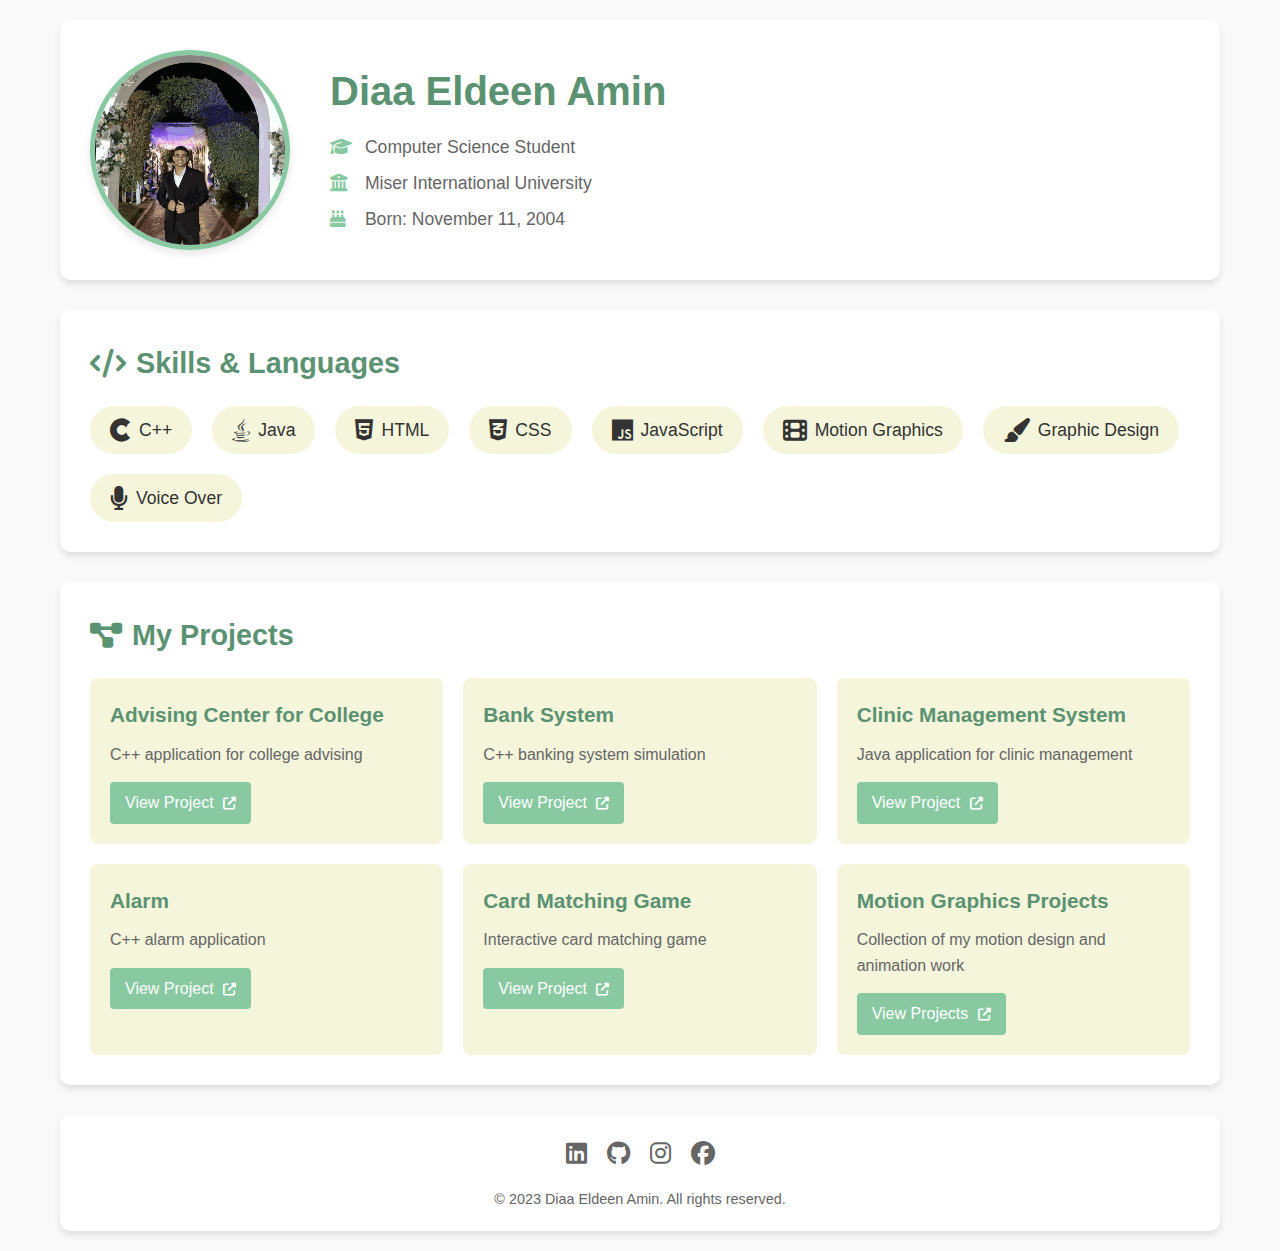
<file: protofolio.html>
<!DOCTYPE html>
<html lang="en">
<head>
    <meta charset="UTF-8">
    <meta name="viewport" content="width=device-width, initial-scale=1.0">
    <title>Diaa Eldeen Amin - Portfolio</title>
    <link rel="stylesheet" href="styles.css">
    <link rel="stylesheet" href="https://cdnjs.cloudflare.com/ajax/libs/font-awesome/6.4.0/css/all.min.css">
</head>
<body>
    <div class="container">
        <header>
            <div class="profile">
                <div class="profile-img">
                    <img src="photo.png" alt="Diaa Eldeen Amin">
                </div>
                <div class="profile-info">
                    <h1>Diaa Eldeen Amin</h1>
                    <p><i class="fas fa-graduation-cap"></i> Computer Science Student</p>
                    <p><i class="fas fa-university"></i> Miser International University</p>
                    <p><i class="fas fa-birthday-cake"></i> Born: November 11, 2004</p>
                </div>
            </div>
        </header>

        <section class="skills">
            <h2><i class="fas fa-code"></i> Skills & Languages</h2>
            <div class="skills-container">
                <div class="skill-item">
                    <i class="fab fa-cuttlefish"></i>
                    <span>C++</span>
                </div>
                <div class="skill-item">
                    <i class="fab fa-java"></i>
                    <span>Java</span>
                </div>
                <div class="skill-item">
                    <i class="fab fa-html5"></i>
                    <span>HTML</span>
                </div>
                <div class="skill-item">
                    <i class="fab fa-css3-alt"></i>
                    <span>CSS</span>
                </div>
                <div class="skill-item">
                    <i class="fab fa-js"></i>
                    <span>JavaScript</span>
                </div>
                <div class="skill-item">
                    <i class="fas fa-film"></i>
                    <span>Motion Graphics</span>
                </div>
                <div class="skill-item">
                    <i class="fas fa-paint-brush"></i>
                    <span>Graphic Design</span>
                </div>
                <div class="skill-item">
                    <i class="fas fa-microphone"></i>
                    <span>Voice Over</span>
                </div>
            </div>
        </section>

        <section class="projects">
            <h2><i class="fas fa-project-diagram"></i> My Projects</h2>
            <div class="project-list">
                <div class="project-item">
                    <h3>Advising Center for College</h3>
                    <p>C++ application for college advising</p>
                    <a href="https://github.com/diaa-eldeen2004/Advising-Center" target="_blank">View Project <i class="fas fa-external-link-alt"></i></a>
                </div>
                <div class="project-item">
                    <h3>Bank System</h3>
                    <p>C++ banking system simulation</p>
                    <a href="https://github.com/diaa-eldeen2004/Bank-System" target="_blank">View Project <i class="fas fa-external-link-alt"></i></a>
                </div>
                <div class="project-item">
                    <h3>Clinic Management System</h3>
                    <p>Java application for clinic management</p>
                    <a href="https://github.com/diaa-eldeen2004/Clinic-Management-System" target="_blank">View Project <i class="fas fa-external-link-alt"></i></a>
                </div>
                <div class="project-item">
                    <h3>Alarm</h3>
                    <p>C++ alarm application</p>
                    <a href="https://github.com/diaa-eldeen2004/Alarm" target="_blank">View Project <i class="fas fa-external-link-alt"></i></a>
                </div>
                <div class="project-item">
                    <h3>Card Matching Game</h3>
                    <p>Interactive card matching game</p>
                    <a href="https://github.com/diaa-eldeen2004/Matching-Card-Game" target="_blank">View Project <i class="fas fa-external-link-alt"></i></a>
                </div>
                <div class="project-item">
                    <h3>Motion Graphics Projects</h3>
                    <p>Collection of my motion design and animation work</p>
                    <a href="https://drive.google.com/drive/folders/1NHHkv6Ns0UMS_ipoQYjgLseoXSvgoS-o?usp=sharing" target="_blank">View Projects <i class="fas fa-external-link-alt"></i></a>
                </div>
            </div>
        </section>

        <footer>
            <div class="social-links">
                <a href="https://www.linkedin.com/in/diaa-eldeen-39ab0b310/?trk=opento_sprofile_topcard" target="_blank"><i class="fab fa-linkedin"></i></a>
                <a href="https://github.com/diaa-eldeen2004" target="_blank"><i class="fab fa-github"></i></a>
                <a href="https://www.instagram.com/_dod_012/" target="_blank"><i class="fab fa-instagram"></i></a>
                <a href="https://www.facebook.com/diaaeldeen.amin.1" target="_blank"><i class="fab fa-facebook"></i></a>
            </div>
            <p>&copy; 2023 Diaa Eldeen Amin. All rights reserved.</p>
        </footer>
    </div>
</body>
</html>
</file>
<file: styles.css>
/* General Styles */
:root {
    --primary-color: #88c9a1; /* Mint green */
    --secondary-color: #f5f5dc; /* Beige */
    --accent-color: #5a9272;
    --text-color: #333;
    --light-text: #666;
    --background: #f9f9f9;
}

* {
    margin: 0;
    padding: 0;
    box-sizing: border-box;
    font-family: 'Segoe UI', Tahoma, Geneva, Verdana, sans-serif;
}

body {
    background-color: var(--background);
    color: var(--text-color);
    line-height: 1.6;
}

.container {
    max-width: 1200px;
    margin: 0 auto;
    padding: 20px;
}

/* Floating Navigation */
.floating-nav {
    position: fixed;
    right: 20px;
    top: 50%;
    transform: translateY(-50%);
    display: flex;
    flex-direction: column;
    gap: 15px;
    background-color: white;
    padding: 15px;
    border-radius: 8px;
    box-shadow: 0 4px 8px rgba(0, 0, 0, 0.1);
    z-index: 1000;
}

.floating-nav a {
    color: var(--text-color);
    font-size: 1.5rem;
    transition: color 0.3s, transform 0.3s;
}

.floating-nav a:hover {
    color: var(--primary-color);
    transform: scale(1.2);
}

/* Header & Profile Section */
header {
    background-color: white;
    border-radius: 10px;
    box-shadow: 0 4px 6px rgba(0, 0, 0, 0.1);
    padding: 30px;
    margin-bottom: 30px;
}

.profile {
    display: flex;
    align-items: center;
    gap: 40px;
    flex-wrap: wrap;
}

.profile-img {
    width: 200px;
    height: 200px;
    border-radius: 50%;
    overflow: hidden;
    border: 5px solid var(--primary-color);
    box-shadow: 0 4px 8px rgba(0, 0, 0, 0.1);
}

.profile-img img {
    width: 100%;
    height: 100%;
    object-fit: cover;
}

.profile-info {
    flex: 1;
    min-width: 300px;
}

.profile-info h1 {
    font-size: 2.5rem;
    margin-bottom: 10px;
    color: var(--accent-color);
}

.profile-info p {
    font-size: 1.1rem;
    margin-bottom: 8px;
    color: var(--light-text);
}

.profile-info i {
    color: var(--primary-color);
    margin-right: 10px;
    width: 20px;
}

/* Skills Section */
.skills {
    background-color: white;
    border-radius: 10px;
    box-shadow: 0 4px 6px rgba(0, 0, 0, 0.1);
    padding: 30px;
    margin-bottom: 30px;
}

.skills h2 {
    font-size: 1.8rem;
    margin-bottom: 20px;
    color: var(--accent-color);
    display: flex;
    align-items: center;
    gap: 10px;
}

.skills-container {
    display: flex;
    flex-wrap: wrap;
    gap: 20px;
}

.skill-item {
    display: flex;
    align-items: center;
    gap: 8px;
    background-color: var(--secondary-color);
    padding: 10px 20px;
    border-radius: 30px;
    font-size: 1.1rem;
    transition: transform 0.3s, background-color 0.3s;
}

.skill-item:hover {
    transform: translateY(-3px);
    background-color: var(--primary-color);
    color: white;
}

.skill-item i {
    font-size: 1.5rem;
}

/* Projects Section */
.projects {
    background-color: white;
    border-radius: 10px;
    box-shadow: 0 4px 6px rgba(0, 0, 0, 0.1);
    padding: 30px;
    margin-bottom: 30px;
}

.projects h2 {
    font-size: 1.8rem;
    margin-bottom: 20px;
    color: var(--accent-color);
    display: flex;
    align-items: center;
    gap: 10px;
}

.project-list {
    display: grid;
    grid-template-columns: repeat(auto-fill, minmax(300px, 1fr));
    gap: 20px;
}

.project-item {
    background-color: var(--secondary-color);
    padding: 20px;
    border-radius: 8px;
    transition: transform 0.3s, box-shadow 0.3s;
}

.project-item:hover {
    transform: translateY(-5px);
    box-shadow: 0 6px 12px rgba(0, 0, 0, 0.1);
}

.project-item h3 {
    font-size: 1.3rem;
    margin-bottom: 10px;
    color: var(--accent-color);
}

.project-item p {
    color: var(--light-text);
    margin-bottom: 15px;
}

.project-item a {
    display: inline-block;
    background-color: var(--primary-color);
    color: white;
    padding: 8px 15px;
    border-radius: 4px;
    text-decoration: none;
    font-weight: 500;
    transition: background-color 0.3s;
}

.project-item a:hover {
    background-color: var(--accent-color);
}

.project-item a i {
    margin-left: 5px;
    font-size: 0.8rem;
}

/* Footer */
footer {
    text-align: center;
    padding: 20px;
    background-color: white;
    border-radius: 10px;
    box-shadow: 0 4px 6px rgba(0, 0, 0, 0.1);
}

.social-links {
    display: flex;
    justify-content: center;
    gap: 20px;
    margin-bottom: 15px;
}

.social-links a {
    color: var(--light-text);
    font-size: 1.5rem;
    transition: color 0.3s, transform 0.3s;
}

.social-links a:hover {
    color: var(--primary-color);
    transform: translateY(-3px);
}

footer p {
    color: var(--light-text);
    font-size: 0.9rem;
}

/* Responsive Design */
@media (max-width: 768px) {
    .floating-nav {
        right: 10px;
        padding: 10px;
    }

    .floating-nav a {
        font-size: 1.2rem;
    }

    .profile {
        flex-direction: column;
        text-align: center;
    }
    
    .profile-img {
        margin: 0 auto;
    }
    
    .skills-container, .project-list {
        grid-template-columns: 1fr;
    }
}

.fa-film, .fa-paint-brush, .fa-microphone, .fa-network-wired, .fa-shield-alt {
    font-size: 1.5rem;
}
.project-item.creative {
    border-left: 4px solid var(--primary-color);
    background-color: rgba(136, 201, 161, 0.1);
}

.project-item.creative h3 {
    color: var(--primary-color);
}

.project-item.creative a {
    background-color: var(--primary-color);
}

.profile-info a {
    color: var(--primary-color);
    text-decoration: none;
    transition: color 0.3s;
}

.profile-info a:hover {
    color: var(--accent-color);
    text-decoration: underline;
}

/* CV Download Section */
.cv-download {
    background-color: white;
    border-radius: 10px;
    box-shadow: 0 4px 6px rgba(0, 0, 0, 0.1);
    padding: 30px;
    margin-bottom: 30px;
}

.cv-download h2 {
    font-size: 1.8rem;
    margin-bottom: 20px;
    color: var(--accent-color);
    display: flex;
    align-items: center;
    gap: 10px;
}

.cv-container {
    text-align: center;
}

.cv-container p {
    margin-bottom: 15px;
    color: var(--light-text);
}

.cv-button {
    display: inline-block;
    background-color: var(--primary-color);
    color: white;
    padding: 12px 25px;
    border-radius: 4px;
    text-decoration: none;
    font-weight: 500;
    transition: background-color 0.3s;
    font-size: 1.1rem;
}

.cv-button:hover {
    background-color: var(--accent-color);
}

.cv-button i {
    margin-right: 8px;
}
</file>
